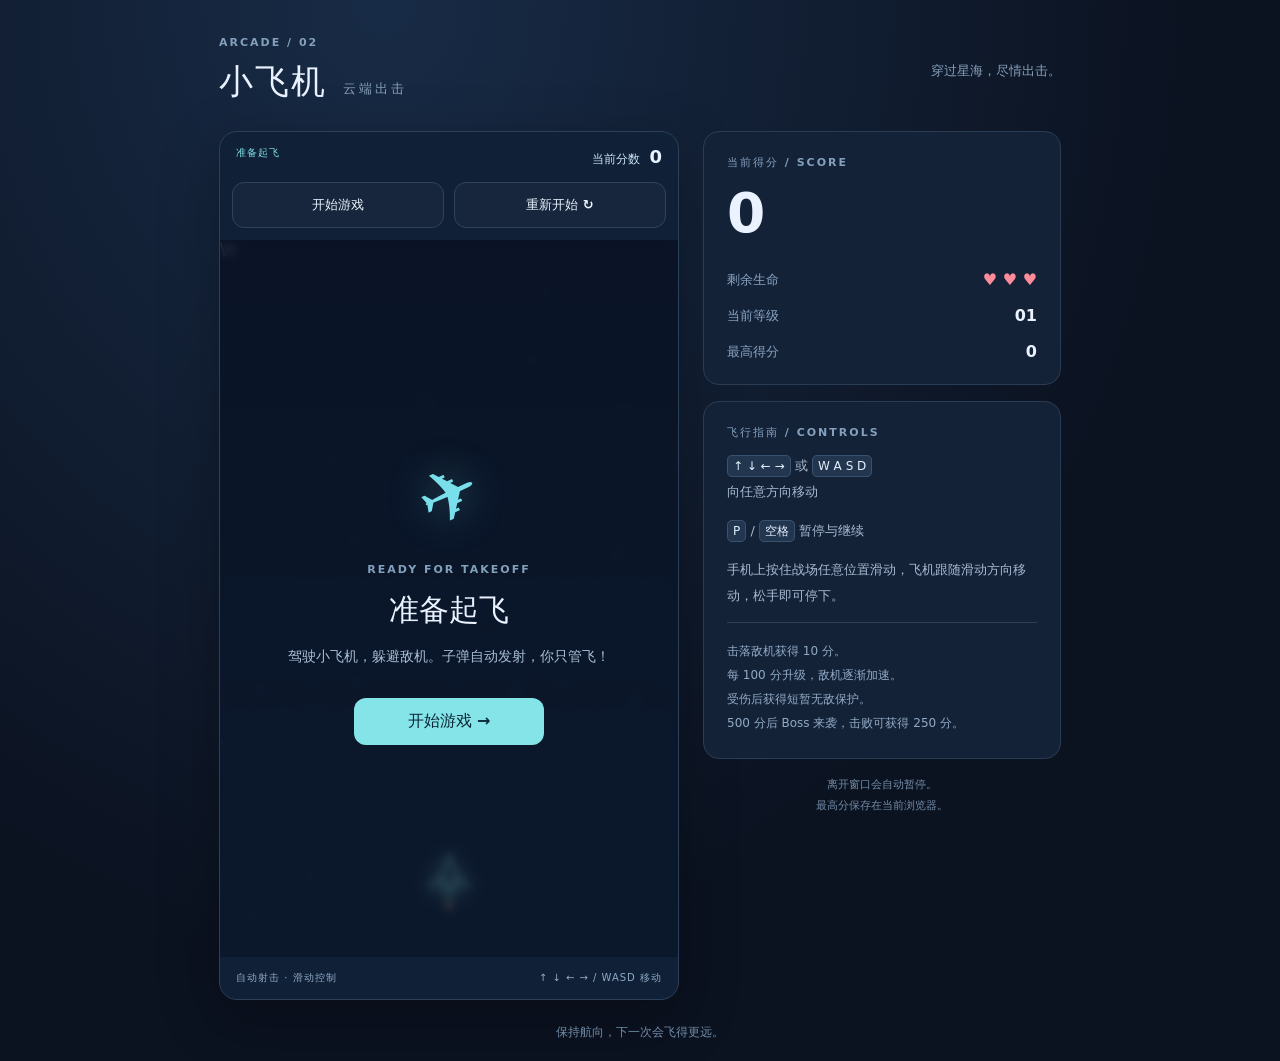
<file: airplane/index.html>
<!doctype html>
<html lang="zh-CN">
<head>
  <meta charset="utf-8">
  <meta name="viewport" content="width=device-width, initial-scale=1, viewport-fit=cover">
  <meta name="theme-color" content="#101c30">
  <title>小飞机 · 云端出击</title>
  <link rel="stylesheet" href="style.css">
  <script src="core.js" defer></script>
  <script src="game.js" defer></script>
</head>
<body>
  <main class="app">
    <header><div><p class="eyebrow">ARCADE / 02</p><h1>小飞机<span>云端出击</span></h1></div><span class="header-note">穿过星海，尽情出击。</span></header>
    <section class="layout" aria-label="小飞机游戏">
      <div class="flight-panel">
        <div class="flight-bar"><span id="status" role="status">准备起飞</span><span class="live-score">当前分数 <strong id="flight-score">0</strong></span></div>
        <div class="actions"><button id="pause" aria-controls="game">开始游戏</button><button id="restart" aria-controls="game">重新开始 ↻</button></div>
        <div class="stage">\n          <div id="boss-hud" class="boss-hud" hidden><span>BOSS</span><div class="boss-track"><i id="boss-health"></i></div><strong id="boss-hp">30 / 30</strong></div>
          <canvas id="game" width="420" height="640" aria-label="飞机战场；方向键或 WASD 移动，手机按住战场任意位置滑动"></canvas>
          <div id="overlay" class="overlay" role="region" aria-labelledby="overlay-title" aria-describedby="overlay-text">
            <div class="plane-mark" aria-hidden="true">✈</div>
            <p class="eyebrow" id="overlay-label">READY FOR TAKEOFF</p>
            <h2 id="overlay-title">准备起飞</h2>
            <p id="overlay-text">驾驶小飞机，躲避敌机。<br>子弹自动发射，你只管飞！</p>
            <button id="start" class="primary">开始游戏 →</button>
          </div>
        </div>
        <div class="flight-bar bottom"><span>自动射击 · 滑动控制</span><span>↑ ↓ ← → / WASD 移动</span></div>
      </div>
      <aside>
        <section class="card"><p class="eyebrow">当前得分 / SCORE</p><strong class="score" id="score">0</strong><div class="stats"><div><span>剩余生命</span><strong id="lives">♥ ♥ ♥</strong></div><div><span>当前等级</span><strong id="level">01</strong></div><div><span>最高得分</span><strong id="best">0</strong></div></div></section>
        <section class="card guide"><p class="eyebrow">飞行指南 / CONTROLS</p><p><kbd>↑ ↓ ← →</kbd> 或 <kbd>W A S D</kbd><br>向任意方向移动</p><p><kbd>P</kbd> / <kbd>空格</kbd> 暂停与继续</p><p>手机上按住战场任意位置滑动，飞机跟随滑动方向移动，松手即可停下。</p><div class="tip">击落敌机获得 10 分。<br>每 100 分升级，敌机逐渐加速。<br>受伤后获得短暂无敌保护。<br>500 分后 Boss 来袭，击败可获得 250 分。</div></section>
        <p class="note">离开窗口会自动暂停。<br>最高分保存在当前浏览器。</p>
      </aside>
    </section>
    <footer>保持航向，下一次会飞得更远。</footer>
  </main>
</body>
</html>
</file>
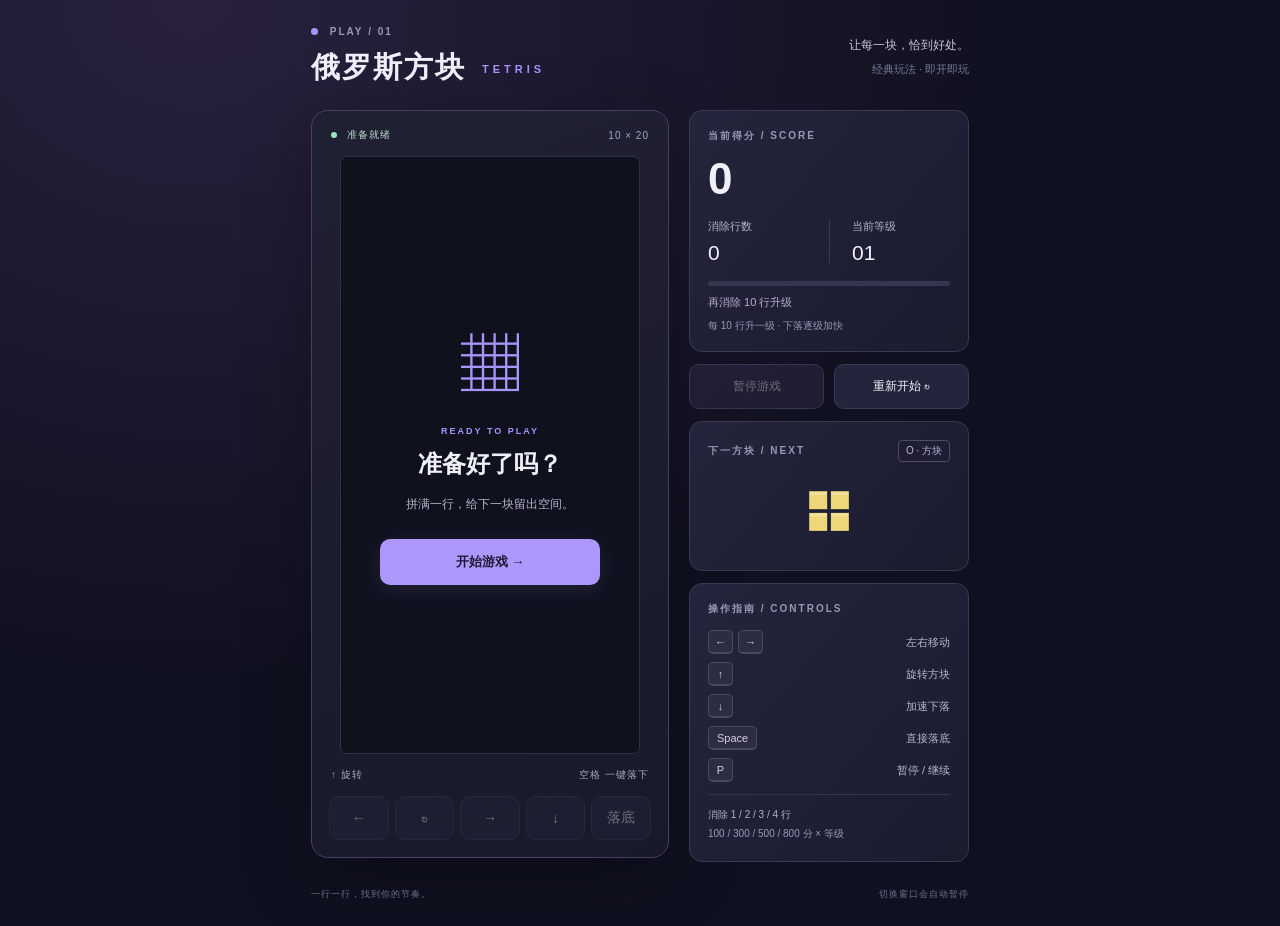
<file: tetris/index.html>
<!doctype html>
<html lang="zh-CN">
<head>
  <meta charset="UTF-8">
  <meta name="viewport" content="width=device-width, initial-scale=1">
  <meta name="theme-color" content="#101120">
  <title>俄罗斯方块 · TETRIS</title>
  <link rel="stylesheet" href="style.css">
  <script src="core.js" defer></script>
  <script src="game.js" defer></script>
</head>
<body>
  <main class="app">
    <header class="header">
      <div><p class="eyebrow"><span class="brand-dot"></span> PLAY / 01</p><h1>俄罗斯方块<span>TETRIS</span></h1></div>
      <div class="header-note">让每一块，恰到好处。<br><span>经典玩法 · 即开即玩</span></div>
    </header>
    <section class="game-layout" aria-label="俄罗斯方块游戏">
      <div class="board-panel">
        <div class="board-top"><span class="status-badge"><i></i> <span id="status" role="status">准备就绪</span></span><span>10 × 20</span></div>
        <div class="board-wrap">
          <canvas id="board" width="300" height="600" aria-label="游戏棋盘：10列20行"></canvas>
          <div id="overlay" class="overlay">
            <div class="overlay-icon" aria-hidden="true">▦</div>
            <p id="overlay-label" class="eyebrow">READY TO PLAY</p><h2 id="overlay-title">准备好了吗？</h2>
            <p id="overlay-text">拼满一行，给下一块留出空间。</p>
            <div id="overlay-summary" class="end-summary" hidden aria-label="本局成绩">
              <div><span>得分</span><strong id="end-score">0</strong></div>
              <div><span>消行</span><strong id="end-lines">0</strong></div>
              <div><span>等级</span><strong id="end-level">01</strong></div>
            </div>
            <button id="overlay-button" class="primary">开始游戏 <span>→</span></button>
          </div>
        </div>
        <div class="board-bottom"><span>↑ 旋转</span><span>空格 一键落下</span></div>
        <div class="touch-controls" aria-label="屏幕操作按钮"><button data-action="left" aria-label="向左移动">←</button><button data-action="rotate" aria-label="旋转">↻</button><button data-action="right" aria-label="向右移动">→</button><button data-action="down" aria-label="向下移动">↓</button><button data-action="drop" aria-label="直接落底">落底</button></div>
      </div>
      <aside class="sidebar">
        <section class="card score-card" aria-label="游戏统计">
          <p class="eyebrow">当前得分 / SCORE</p><div id="score" class="score">0</div>
          <div class="stats"><div><span>消除行数</span><strong id="lines">0</strong></div><div><span>当前等级</span><strong id="level">01</strong></div></div>
          <div id="level-progress" class="progress" role="progressbar" aria-label="升到下一级的消行进度" aria-valuemin="0" aria-valuemax="10" aria-valuenow="0"><div id="progress-fill"></div></div><p id="progress-text" class="muted">再消除 10 行升级</p>
          <p class="level-note">每 10 行升一级 · 下落逐级加快</p>
        </section>
        <div class="actions"><button id="pause" disabled>暂停游戏</button><button id="restart">重新开始 ↻</button></div>
        <section class="card next-card"><div class="card-heading"><p class="eyebrow">下一方块 / NEXT</p><span id="next-name" class="tag">预览</span></div><canvas id="next" width="180" height="100" aria-label="下一方块预览"></canvas></section>
        <section class="card controls-card">
          <p class="eyebrow">操作指南 / CONTROLS</p>
          <dl><div><dt><kbd>←</kbd><kbd>→</kbd></dt><dd>左右移动</dd></div><div><dt><kbd>↑</kbd></dt><dd>旋转方块</dd></div><div><dt><kbd>↓</kbd></dt><dd>加速下落</dd></div><div><dt><kbd class="wide">Space</kbd></dt><dd>直接落底</dd></div><div><dt><kbd>P</kbd></dt><dd>暂停 / 继续</dd></div></dl>
          <p class="scoring-note">消除 1 / 2 / 3 / 4 行<br><span>100 / 300 / 500 / 800 分 × 等级</span></p>
        </section>
      </aside>
    </section>
    <footer><span>一行一行，找到你的节奏。</span><span>切换窗口会自动暂停</span></footer>
  </main>
</body>
</html>
</file>
<file: airplane/style.css>
:root{color-scheme:dark;font-family:system-ui,-apple-system,"Segoe UI",sans-serif;color:#eaf2ff;background:#0b1220;font-synthesis:none}*{box-sizing:border-box}body{margin:0;background:radial-gradient(ellipse at 30% 0%,#182b46 0%,#0b1220 65%);min-height:100vh}button{font:inherit;cursor:pointer;border:1px solid #30435c;background:#17263c;color:#eaf2ff;border-radius:12px;padding:13px 16px;font-weight:650;transition:background .15s}button:hover{background:#243955}button:focus-visible{outline:3px solid #7fe8f1;outline-offset:4px}button:disabled{opacity:.4;cursor:default}.app{max-width:890px;margin:auto;padding:36px 24px 20px}header{display:flex;align-items:center;justify-content:space-between;margin-bottom:26px}.eyebrow{font-size:11px;letter-spacing:2px;color:#83a0bd;margin:0 0 10px;font-weight:650}h1{font-size:34px;letter-spacing:2px;margin:0}h1 span{font-size:13px;color:#87a1bb;margin-left:16px;letter-spacing:3px}.header-note{font-size:13px;color:#87a1bb}.layout{display:grid;grid-template-columns:minmax(0,460px) minmax(220px,1fr);gap:24px;align-items:start}.flight-panel{border:1px solid #2c4059;border-radius:18px;overflow:hidden;background:#102037;box-shadow:0 18px 60px #0004}.flight-bar{display:flex;justify-content:space-between;padding:14px 16px;font-size:10px;letter-spacing:1px;color:#8ea9c5}#status{color:#83e1e5}.stage{position:relative;aspect-ratio:420/640;background:#0b1527}canvas{display:block;width:100%;height:100%;touch-action:none}.overlay{position:absolute;inset:0;display:flex;flex-direction:column;align-items:center;justify-content:center;text-align:center;background:#0b1527ce;padding:24px;backdrop-filter:blur(4px)}.overlay[hidden]{display:none}.plane-mark{font-size:72px;line-height:1.2;color:#79dfeb;transform:rotate(-25deg);margin-bottom:25px;text-shadow:0 0 40px #79dfeb60}.overlay h2{font-size:30px;margin:4px 0 12px}.overlay>p:not(.eyebrow){color:#a8bed5;font-size:14px;line-height:1.9;margin:0 0 28px}.primary{background:#85e4e8;color:#0b2636;border:0;min-width:190px}.primary:hover{background:#a7f4f4}aside{display:grid;gap:16px}.card{background:#142238;border:1px solid #2a3c54;border-radius:16px;padding:23px}.score{display:block;font-size:55px;font-weight:750;line-height:1.2;font-variant-numeric:tabular-nums;margin-bottom:24px}.stats{display:grid;gap:17px}.stats>div{display:flex;justify-content:space-between;align-items:center;font-size:13px}.stats span{color:#89a3bf}.stats strong{font-size:16px;font-variant-numeric:tabular-nums}#lives{color:#ff8c9a}.actions{display:flex;gap:10px}.actions button{flex:1;white-space:nowrap;font-size:13px;padding:13px 9px}.guide p:not(.eyebrow){color:#a7bad0;font-size:13px;line-height:2}.guide kbd{font:12px system-ui;background:#223650;border:1px solid #38516c;border-radius:5px;padding:3px 5px;color:#e5effb}.tip{border-top:1px solid #2c4059;padding-top:16px;color:#91aac4;font-size:12px;line-height:2}.note{margin:0;text-align:center;color:#728ca8;font-size:11px;line-height:1.9}footer{font-size:12px;color:#718ca8;text-align:center;margin-top:24px}@media(max-width:640px){.app{padding:20px 14px}header{margin-bottom:18px}h1{font-size:28px}.header-note{display:none}.layout{grid-template-columns:1fr;gap:18px;max-width:420px;margin:auto}aside{grid-template-columns:1fr}.card{padding:18px}.score{font-size:36px;margin-bottom:12px}.stats{grid-template-columns:repeat(3,1fr);gap:8px}.stats>div{flex-direction:column;gap:6px}.guide{display:none}.flight-bar{padding:12px;font-size:9px}.note{font-size:10px}}@media(prefers-reduced-motion:reduce){button{transition:none}}
/* Keep the score and controls next to the battlefield on every screen. */
.actions{padding:0 12px 12px}
.actions button{min-height:44px;touch-action:manipulation}
.live-score{color:#c9e4f4;font-size:12px;letter-spacing:0}
.live-score strong{color:#eaf2ff;font-size:18px;font-variant-numeric:tabular-nums;margin-left:6px}
canvas{user-select:none;-webkit-user-select:none}
.overlay .primary{min-width:0;width:min(190px,100%);min-height:44px;touch-action:manipulation}
@media(max-width:640px){
  .app{padding:12px max(12px,env(safe-area-inset-right)) max(12px,env(safe-area-inset-bottom)) max(12px,env(safe-area-inset-left))}
  header{margin-bottom:12px}
  .flight-bar{align-items:center;padding:8px 12px;min-height:34px}
  .stage{width:min(100%,calc((100svh - 220px) * .65625));margin-inline:auto}
  .overlay{padding:16px}
  .plane-mark{font-size:44px;margin-bottom:12px}
  .overlay h2{font-size:25px}
  .overlay>p:not(.eyebrow){margin-bottom:16px;line-height:1.6}
}
@media(max-height:500px) and (orientation:landscape){
  .app{padding:8px max(12px,env(safe-area-inset-right)) 8px max(12px,env(safe-area-inset-left))}
  header,.bottom,aside,footer{display:none}
  .layout{display:block;max-width:640px;margin:auto}
  .flight-bar{align-items:center;padding:6px 12px;min-height:34px}
  .stage{width:min(100%,calc((100svh - 120px) * .65625));margin-inline:auto}
  .overlay{padding:8px}
  .plane-mark{display:none}
  .overlay .eyebrow{display:none}
  .overlay h2{font-size:22px;margin:4px 0 8px}
  .overlay>p:not(.eyebrow){font-size:12px;margin-bottom:12px;line-height:1.4}
  .overlay .primary{font-size:13px;padding:10px 8px}
}

.boss-hud{position:absolute;z-index:2;top:12px;left:50%;transform:translateX(-50%);width:min(82%,330px);display:grid;grid-template-columns:auto 1fr auto;gap:8px;align-items:center;padding:7px 10px;border:1px solid #7b3d50;border-radius:10px;background:#160d18d9;font-size:10px;letter-spacing:1px;color:#ff9aaa;pointer-events:none}.boss-hud[hidden]{display:none}.boss-track{height:7px;overflow:hidden;border-radius:999px;background:#40202a}.boss-track i{display:block;width:100%;height:100%;background:linear-gradient(90deg,#ff7f91,#ffd36a);transition:width .12s}.boss-hud strong{font-size:10px;color:#ffd7dc;font-variant-numeric:tabular-nums;letter-spacing:0}
</file>
<file: tetris/style.css>
:root { color-scheme: dark; --bg: #101120; --card: #1b1d30; --muted: #969ab5; --accent: #a895ff; }
* { box-sizing: border-box; }
body { margin: 0; min-height: 100vh; font-family: "Segoe UI", "Microsoft YaHei", sans-serif; color: #f1f0fa; background: radial-gradient(ellipse at 15% 0%, #29213e 0%, transparent 52%), var(--bg); }
button { font: inherit; cursor: pointer; color: inherit; border: 1px solid #3a3c56; background: #23253c; border-radius: 10px; padding: 12px 16px; transition: background .15s, transform .15s; }
button:hover:not(:disabled) { background: #35314e; transform: translateY(-1px); }
button:focus-visible { outline: 3px solid #d0c4ff; outline-offset: 4px; }
button:disabled { opacity: .4; cursor: default; }
.app { width: min(658px, calc(100% - 32px)); margin: 26px auto 20px; }
.header { display: flex; align-items: center; justify-content: space-between; margin-bottom: 22px; }
.eyebrow { color: var(--muted); font-size: 10px; letter-spacing: 2px; font-weight: 600; margin: 0; }
.brand-dot { display: inline-block; width: 7px; height: 7px; border-radius: 50%; background: var(--accent); margin-right: 7px; }
h1 { font-size: 29px; letter-spacing: 2px; margin: 11px 0 0; font-weight: 650; }
h1 span { font-size: 11px; color: var(--accent); letter-spacing: 4px; margin-left: 16px; vertical-align: middle; }
.header-note { color: #c7c4db; text-align: right; font-size: 12px; line-height: 2; }
.header-note span { color: #777b99; font-size: 11px; }
.game-layout { display: grid; grid-template-columns: minmax(0, 358px) minmax(0, 280px); gap: 20px; justify-content: center; align-items: start; }
.board-panel { align-self: start; padding: 17px; border: 1px solid #48405f; border-radius: 17px; background: linear-gradient(160deg, #202033, #181a2a); box-shadow: 0 20px 70px #0004; }
.board-top, .board-bottom { display: flex; justify-content: space-between; align-items: center; color: #a5a7c1; font-size: 10px; letter-spacing: 1px; }
.board-top { padding: 0 2px 14px; }
.board-top i { display: inline-block; width: 6px; height: 6px; background: #9fe2c1; border-radius: 50%; margin-right: 6px; }
.status-badge { color: #c0dccf; }
body[data-state="paused"] .board-top i { background: #edd778; }
body[data-state="paused"] .status-badge { color: #edd778; }
body[data-state="over"] .board-top i { background: #f388a6; }
body[data-state="over"] .status-badge { color: #f388a6; }
.board-wrap { position: relative; width: min(100%, 300px); margin: auto; overflow: hidden; border: 1px solid #303149; border-radius: 7px; }
#board { display: block; width: 100%; height: auto; background: #10121e; }
.board-bottom { padding: 14px 2px 0; }
.overlay { position: absolute; inset: 0; background: #10121edb; backdrop-filter: blur(4px); display: flex; align-items: center; justify-content: center; flex-direction: column; padding: 18px; text-align: center; }
.overlay[hidden] { display: none; }
.overlay-icon { color: var(--accent); font-size: 58px; margin-bottom: 23px; }
.overlay .eyebrow { color: var(--accent); font-size: 9px; }
.overlay h2 { font-size: 24px; font-weight: 600; margin: 12px 0 4px; }
.overlay p:not(.eyebrow) { font-size: 12px; color: #b6b4cf; line-height: 1.8; margin: 10px 0 24px; }
.primary { width: min(100%, 220px); background: #ae97fa; color: #201735; font-size: 13px; font-weight: 700; border: 0; padding: 14px 19px; text-align: center; box-shadow: 0 5px 24px #ae97fa22; }
.primary span { float: right; }
.primary:hover:not(:disabled) { background: #c0aaff; }
.end-summary { display: grid; grid-template-columns: repeat(3, minmax(0, 1fr)); gap: 10px; width: 100%; padding: 14px 8px; margin: 0 0 24px; border: 1px solid #49415e; border-radius: 10px; background: #26243c; }
.end-summary[hidden] { display: none; }
.end-summary > div { min-width: 0; display: flex; flex-direction: column; gap: 7px; }
.end-summary span { font-size: 10px; color: #b6b4cf; }
.end-summary strong { font-size: clamp(13px, 3vw, 19px); overflow-wrap: anywhere; font-variant-numeric: tabular-nums; }
.sidebar { display: flex; flex-direction: column; gap: 12px; }
.card { background: linear-gradient(130deg, #24243c, #1a1c2e); border: 1px solid #393950; border-radius: 13px; padding: 18px; }
.score { font-size: clamp(30px, 5vw, 44px); font-weight: 650; line-height: 1.1; font-variant-numeric: tabular-nums; letter-spacing: -1px; margin: 12px 0 16px; overflow-wrap: anywhere; }
.stats { display: grid; grid-template-columns: 1fr 1fr; }
.stats > div { display: flex; flex-direction: column; gap: 7px; }
.stats > div + div { border-left: 1px solid #383a51; padding-left: 22px; }
.stats span { color: #b4b6cc; font-size: 11px; }
.stats strong { font-size: 21px; font-weight: 500; }
.progress { height: 5px; background: #35364f; border-radius: 3px; margin: 16px 0 9px; overflow: hidden; }
.progress > div { height: 100%; width: 0; background: var(--accent); transition: width .2s; }
.muted { color: #b4aecf; font-size: 11px; margin: 0; }
.level-note { margin: 8px 0 0; color: #9499b5; font-size: 10px; line-height: 1.5; }
.card-heading { display: flex; justify-content: space-between; align-items: center; }
.tag { border: 1px solid #514967; color: #c0b4e0; padding: 3px 7px; border-radius: 4px; font-size: 10px; white-space: nowrap; }
#next { display: block; margin: 4px auto -4px; width: 162px; max-width: 100%; height: auto; }
dl { margin: 14px 0 0; }
dl > div { display: flex; align-items: center; justify-content: space-between; margin-bottom: 8px; }
dt { display: flex; gap: 5px; }
dd { margin: 0; color: #b4b6cc; font-size: 11px; }
kbd { display: inline-flex; justify-content: center; align-items: center; min-width: 25px; height: 24px; border: 1px solid #494961; border-bottom-width: 2px; border-radius: 5px; background: #2c2d43; color: #d2cfe7; font: 11px "Segoe UI", sans-serif; }
kbd.wide { padding: 0 8px; }
.scoring-note { color: #afb2c9; font-size: 10px; line-height: 1.9; border-top: 1px solid #33354d; padding-top: 10px; margin: 12px 0 0; }
.scoring-note span { color: #949ab9; font-size: 10px; }
.actions { display: grid; grid-template-columns: 1fr 1fr; gap: 10px; }
.actions button { font-size: 12px; padding: 13px 8px; }
#pause { border-color: #796799; background: #39304f; }
#pause:hover:not(:disabled) { background: #4b3e66; }
.touch-controls { display: flex; gap: 6px; margin-top: 14px; }
.touch-controls button { flex: 1; min-width: 0; min-height: 44px; padding: 8px 0; font-size: 14px; touch-action: manipulation; }
footer { display: flex; justify-content: space-between; font-size: 9px; letter-spacing: 1px; color: #6e718d; margin-top: 26px; }
@media (max-width: 700px) {
  .header-note { display: none; }
  .game-layout { gap: 14px; }
  .board-panel { padding: 12px; }
  .card { padding: 15px; }
  .eyebrow { letter-spacing: 1px; }
}
@media (max-width: 560px) {
  .app { width: min(440px, calc(100% - 24px)); margin-top: 18px; }
  .header { margin-bottom: 18px; }
  h1 { font-size: 25px; }
  .game-layout { grid-template-columns: minmax(0, 1.3fr) minmax(0, 1fr); grid-template-areas: "score next" "actions actions" "board board" "guide guide"; gap: 12px; }
  .sidebar { display: contents; }
  .score-card { grid-area: score; }
  .next-card { grid-area: next; align-self: stretch; display: flex; flex-direction: column; justify-content: space-between; }
  .actions { grid-area: actions; }
  .board-panel { grid-area: board; }
  .controls-card { grid-area: guide; }
  .score { font-size: 30px; margin: 10px 0 12px; }
  .stats > div + div { padding-left: 12px; }
  .stats strong { font-size: 19px; }
  .card-heading { flex-wrap: wrap; gap: 8px; }
  .progress { margin-top: 12px; }
  .level-note { display: none; }
  .controls-card dl { display: flex; flex-wrap: wrap; gap: 12px 20px; }
  dl > div { gap: 8px; margin: 0; }
  footer span:last-child { display: none; }
}
@media (prefers-reduced-motion: reduce) { * { transition: none !important; } }
</file>
